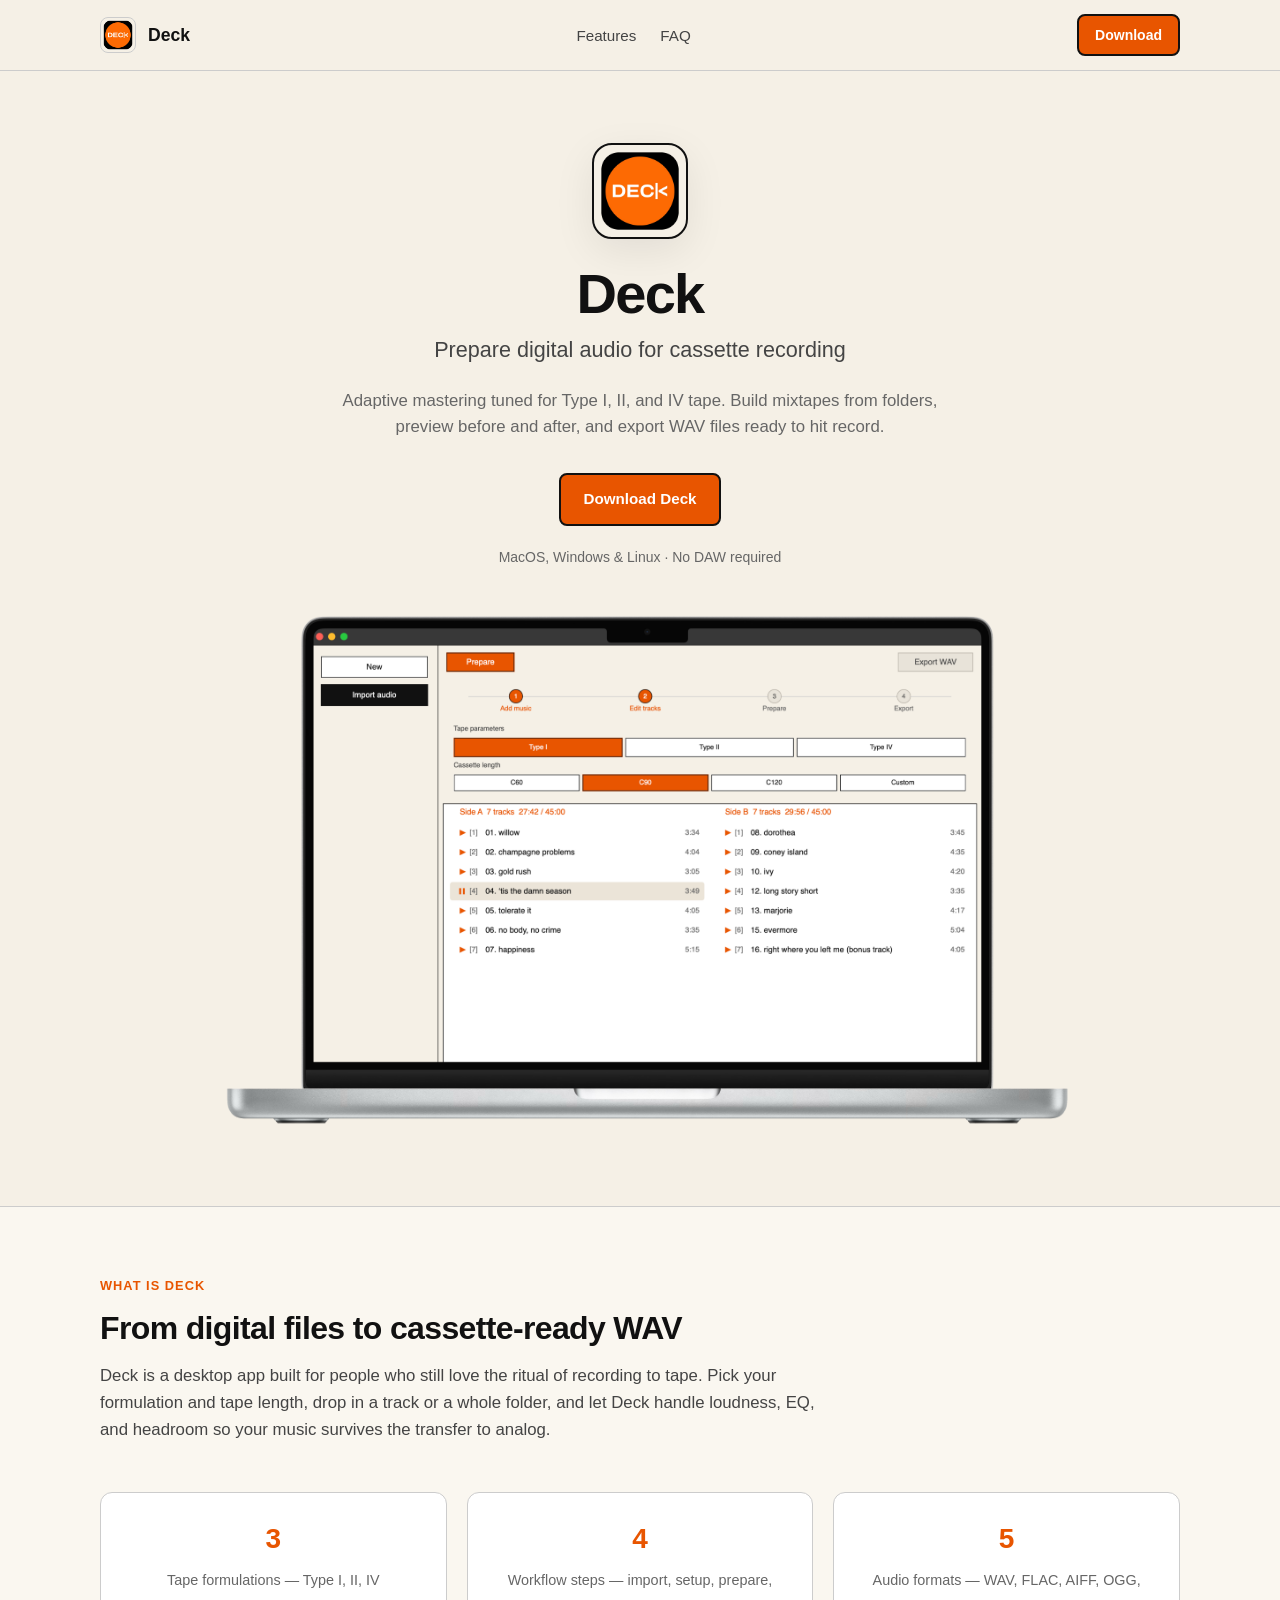
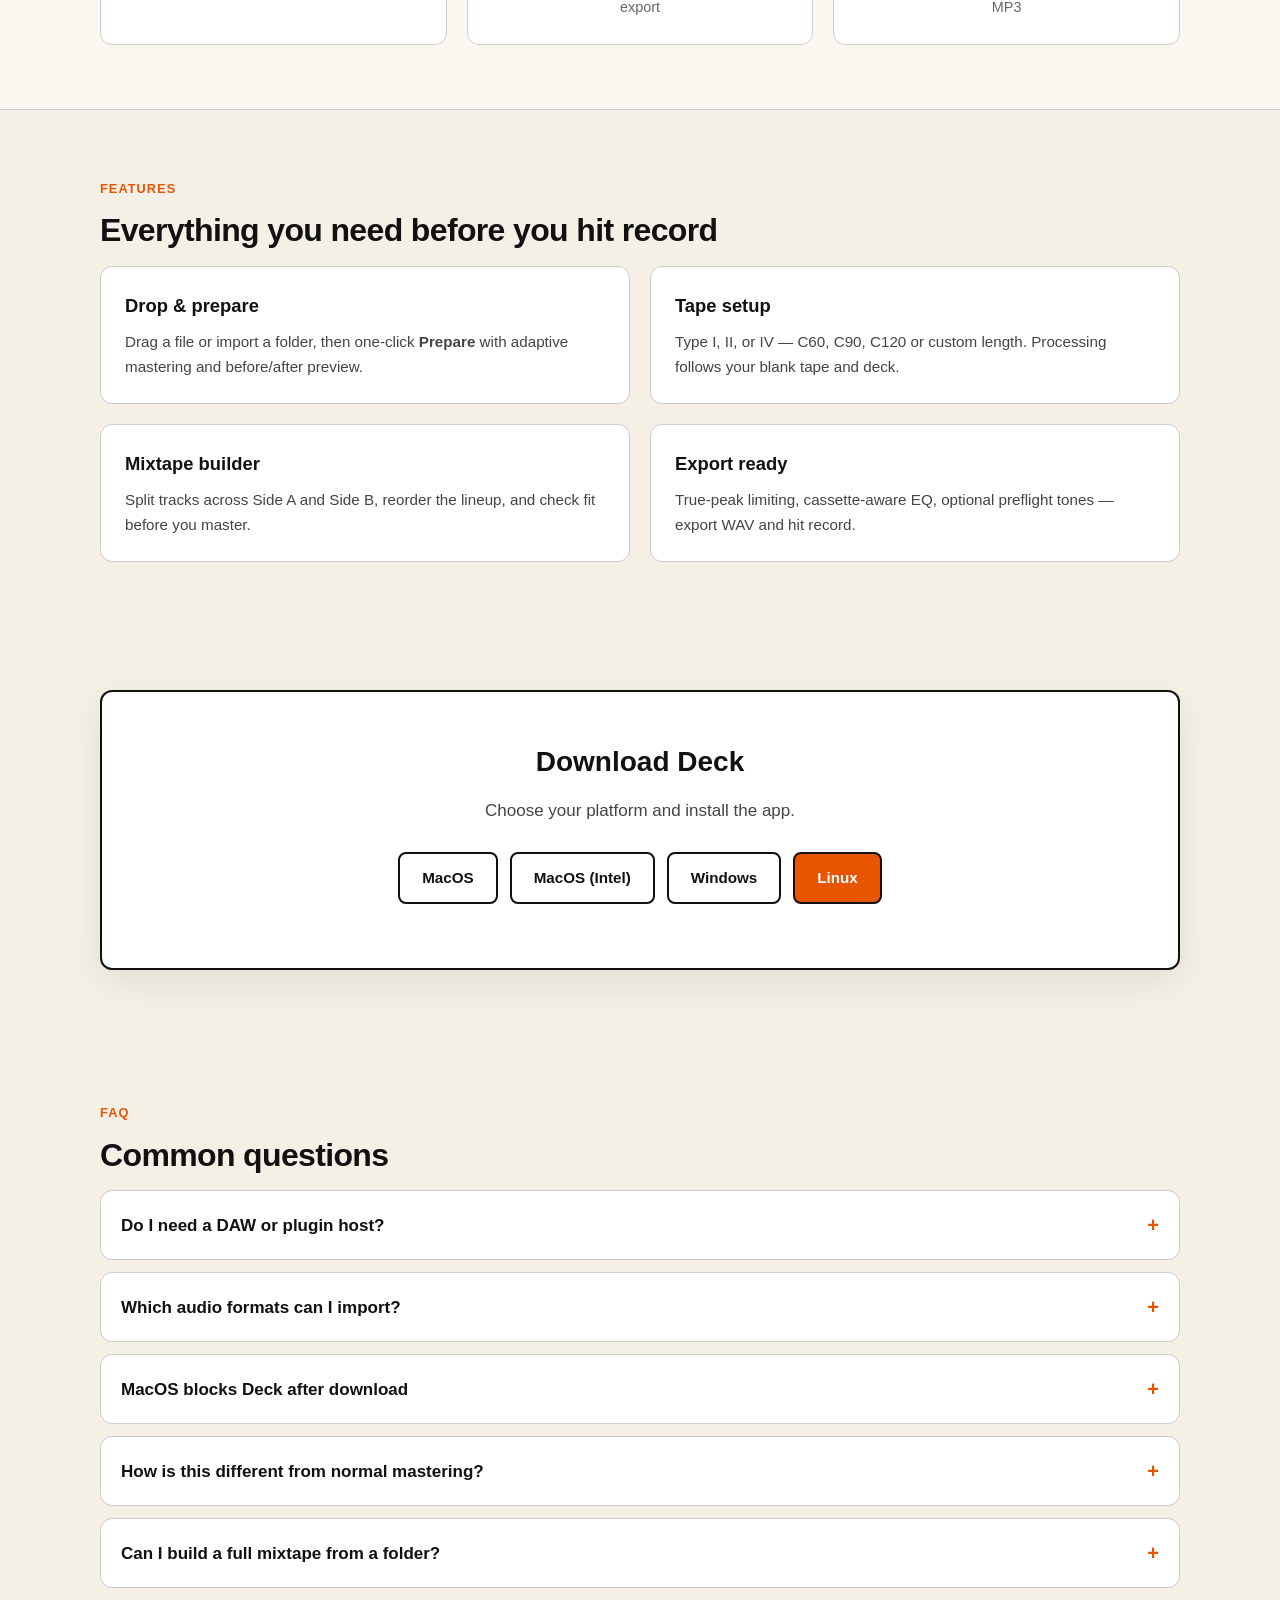
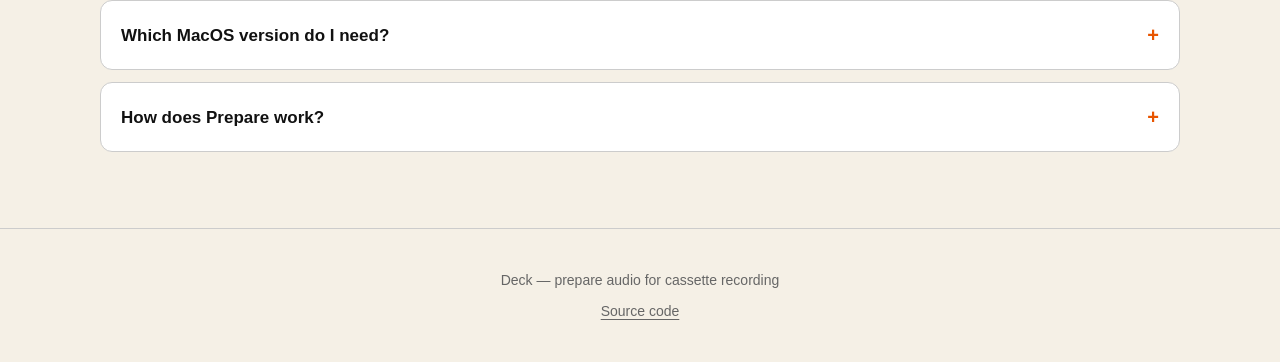
<file: docs/index.html>
<!DOCTYPE html>
<html lang="en">
<head>
  <meta charset="utf-8">
  <meta name="viewport" content="width=device-width, initial-scale=1">
  <title>Deck — Prepare audio for cassette recording</title>
  <meta name="description" content="Deck is a desktop app for cassette-aware mastering. Import tracks, choose tape type and length, preview before and after, export WAV ready to record.">
  <meta name="theme-color" content="#e85500">
  <link rel="icon" href="assets/app-icon.png" type="image/png">
  <link rel="stylesheet" href="style.css">
</head>
<body>

  <header class="site-nav">
    <div class="container">
      <a class="brand" href="#top">
        <img src="assets/app-icon.png" alt="" width="36" height="36">
        Deck
      </a>
      <ul class="nav-links">
        <li><a href="#features" data-i18n="nav.features">Features</a></li>
        <li><a href="#faq" data-i18n="nav.faq">FAQ</a></li>
      </ul>
      <div class="nav-actions">
        <a class="btn btn-primary btn-small" href="#download" data-i18n="btn.download">Download</a>
      </div>
    </div>
  </header>

  <main id="top">

    <section class="hero">
      <div class="container">
        <img class="hero-icon" src="assets/app-icon.png" alt="Deck app icon" width="96" height="96">
        <h1>Deck</h1>
        <p class="tagline" data-i18n="hero.tagline">Prepare digital audio for cassette recording</p>
        <p class="lead" data-i18n="hero.lead">
          Adaptive mastering tuned for Type I, II, and IV tape. Build mixtapes from folders,
          preview before and after, and export WAV files ready to hit record.
        </p>
        <div class="hero-cta">
          <a class="btn btn-primary" href="#download" data-i18n="btn.downloadDeck">Download Deck</a>
        </div>
        <p class="hero-meta" data-i18n="hero.meta">MacOS, Windows &amp; Linux · No DAW required</p>
        <figure class="hero-shot">
          <img src="assets/mock-2.png" alt="Deck on MacBook — mixtape editor with Side A and Side B track lists, tape parameters, and wizard steps" width="3985" height="2456" loading="eager">
        </figure>
      </div>
    </section>

    <section class="panel" id="about">
      <div class="container">
        <span class="section-label" data-i18n="about.label">What is Deck</span>
        <h2 class="section-title" data-i18n="about.title">From digital files to cassette-ready WAV</h2>
        <p class="section-intro" data-i18n="about.intro">
          Deck is a desktop app built for people who still love the ritual of recording to tape.
          Pick your formulation and tape length, drop in a track or a whole folder, and let Deck
          handle loudness, EQ, and headroom so your music survives the transfer to analog.
        </p>
        <div class="stats">
          <div class="stat-card">
            <strong>3</strong>
            <span data-i18n="stats.tape">Tape formulations — Type I, II, IV</span>
          </div>
          <div class="stat-card">
            <strong>4</strong>
            <span data-i18n="stats.workflow">Workflow steps — import, setup, prepare, export</span>
          </div>
          <div class="stat-card">
            <strong>5</strong>
            <span data-i18n="stats.formats">Audio formats — WAV, FLAC, AIFF, OGG, MP3</span>
          </div>
        </div>
      </div>
    </section>

    <section id="features">
      <div class="container">
        <span class="section-label" data-i18n="features.label">Features</span>
        <h2 class="section-title" data-i18n="features.title">Everything you need before you hit record</h2>

        <div class="feature-grid">
          <article class="feature-card">
            <h3 data-i18n="features.card1.title">Drop &amp; prepare</h3>
            <p data-i18n="features.card1.text">Drag a file or import a folder, then one-click <strong>Prepare</strong> with adaptive mastering and before/after preview.</p>
          </article>
          <article class="feature-card">
            <h3 data-i18n="features.card2.title">Tape setup</h3>
            <p data-i18n="features.card2.text">Type I, II, or IV — C60, C90, C120 or custom length. Processing follows your blank tape and deck.</p>
          </article>
          <article class="feature-card">
            <h3 data-i18n="features.card3.title">Mixtape builder</h3>
            <p data-i18n="features.card3.text">Split tracks across Side A and Side B, reorder the lineup, and check fit before you master.</p>
          </article>
          <article class="feature-card">
            <h3 data-i18n="features.card4.title">Export ready</h3>
            <p data-i18n="features.card4.text">True-peak limiting, cassette-aware EQ, optional preflight tones — export WAV and hit record.</p>
          </article>
        </div>
      </div>
    </section>

    <section id="download">
      <div class="container">
        <div class="download-cta">
          <h2 data-i18n="download.title">Download Deck</h2>
          <p data-i18n="download.text">Choose your platform and install the app.</p>
          <div class="download-buttons">
            <a class="btn btn-primary" href="assets/Deck-macOS.zip" download data-platform="macos" data-i18n="download.macos">MacOS</a>
            <a class="btn btn-secondary" href="downloads/Deck-macOS-Mojave-latest.zip" download data-platform="macos-legacy" data-i18n="download.macosLegacy">MacOS (Intel)</a>
            <a class="btn btn-secondary" href="downloads/Deck-Windows-latest.zip" download data-platform="windows" data-i18n="download.windows">Windows</a>
            <a class="btn btn-secondary" href="downloads/Deck-Linux-latest.tar.gz" download data-platform="linux" data-i18n="download.linux">Linux</a>
          </div>
        </div>
      </div>
    </section>

    <section id="faq">
      <div class="container">
        <span class="section-label">FAQ</span>
        <h2 class="section-title" data-i18n="faq.title">Common questions</h2>
        <div class="faq-list">

          <details class="faq-item">
            <summary data-i18n="faq.q1">Do I need a DAW or plugin host?</summary>
            <div class="faq-answer">
              <p data-i18n="faq.a1">No. Deck is a standalone desktop application. Import audio, prepare it, and export WAV — all in one window.</p>
            </div>
          </details>

          <details class="faq-item">
            <summary data-i18n="faq.q2">Which audio formats can I import?</summary>
            <div class="faq-answer">
              <p data-i18n="faq.a2">WAV, FLAC, AIFF, OGG, and MP3. Export is WAV.</p>
            </div>
          </details>

          <details class="faq-item">
            <summary data-i18n="faq.q3">MacOS blocks Deck after download</summary>
            <div class="faq-answer" data-i18n="faq.a3"></div>
          </details>

          <details class="faq-item">
            <summary data-i18n="faq.q4">How is this different from normal mastering?</summary>
            <div class="faq-answer">
              <p data-i18n="faq.a4">Deck targets cassette transfer: tape formulation profiles, HF headroom, true-peak limiting, and optional tape-aware saturation — so your digital master survives recording to analog and playback on a deck or walkman.</p>
            </div>
          </details>

          <details class="faq-item">
            <summary data-i18n="faq.q5">Can I build a full mixtape from a folder?</summary>
            <div class="faq-answer">
              <p data-i18n="faq.a5">Yes. Import a folder, arrange tracks in the editor, check whether everything fits your tape length, then prepare and export.</p>
            </div>
          </details>

          <details class="faq-item">
            <summary data-i18n="faq.q7">Which MacOS version do I need?</summary>
            <div class="faq-answer" data-i18n="faq.a7"></div>
          </details>

          <details class="faq-item">
            <summary data-i18n="faq.q6">How does Prepare work?</summary>
            <div class="faq-answer" data-i18n="faq.a6"></div>
          </details>

        </div>
      </div>
    </section>

  </main>

  <footer class="site-footer">
    <div class="container">
      <p data-i18n="footer.text">Deck — prepare audio for cassette recording</p>
      <p class="footer-links">
        <a href="https://github.com/DenisPopkov/Deck" data-i18n="footer.source">Source code</a>
      </p>
    </div>
  </footer>

  <script>
    (function () {
      const i18n = {
        en: {
          "nav.features": "Features",
          "nav.faq": "FAQ",
          "btn.download": "Download",
          "btn.downloadDeck": "Download Deck",
          "hero.tagline": "Prepare digital audio for cassette recording",
          "hero.lead": "Adaptive mastering tuned for Type I, II, and IV tape. Build mixtapes from folders, preview before and after, and export WAV files ready to hit record.",
          "hero.meta": "MacOS, Windows & Linux · No DAW required",
          "about.label": "What is Deck",
          "about.title": "From digital files to cassette-ready WAV",
          "about.intro": "Deck is a desktop app built for people who still love the ritual of recording to tape. Pick your formulation and tape length, drop in a track or a whole folder, and let Deck handle loudness, EQ, and headroom so your music survives the transfer to analog.",
          "stats.tape": "Tape formulations — Type I, II, IV",
          "stats.workflow": "Workflow steps — import, setup, prepare, export",
          "stats.formats": "Audio formats — WAV, FLAC, AIFF, OGG, MP3",
          "features.label": "Features",
          "features.title": "Everything you need before you hit record",
          "features.card1.title": "Drop & prepare",
          "features.card1.text": "Drag a file or import a folder, then one-click <strong>Prepare</strong> with adaptive mastering and before/after preview.",
          "features.card2.title": "Tape setup",
          "features.card2.text": "Type I, II, or IV — C60, C90, C120 or custom length. Processing follows your blank tape and deck.",
          "features.card3.title": "Mixtape builder",
          "features.card3.text": "Split tracks across Side A and Side B, reorder the lineup, and check fit before you master.",
          "features.card4.title": "Export ready",
          "features.card4.text": "True-peak limiting, cassette-aware EQ, optional preflight tones — export WAV and hit record.",
          "download.title": "Download Deck",
          "download.text": "Choose your platform and install the app.",
          "download.macos": "MacOS",
          "download.macosLegacy": "MacOS (Intel)",
          "download.windows": "Windows",
          "download.linux": "Linux",
          "faq.title": "Common questions",
          "faq.q1": "Do I need a DAW or plugin host?",
          "faq.a1": "No. Deck is a standalone desktop application. Import audio, prepare it, and export WAV — all in one window.",
          "faq.q2": "Which audio formats can I import?",
          "faq.a2": "WAV, FLAC, AIFF, OGG, and MP3. Export is WAV.",
          "faq.q3": "MacOS blocks Deck after download",
          "faq.a3": "<p>Release builds are not notarized yet. Safari may show <strong>damaged</strong> or <strong>unidentified developer</strong> — the app is fine.</p><p><strong>Option 1:</strong> Right-click <strong>Deck.app</strong> → <strong>Open</strong> → confirm. Usually once is enough.</p><p><strong>Option 2:</strong> In Terminal, remove the download quarantine flag:</p><p><code>xattr -cr /path/to/Deck.app</code></p><p>Then open the app normally.</p>",
          "faq.q4": "How is this different from normal mastering?",
          "faq.a4": "Deck targets cassette transfer: tape formulation profiles, HF headroom, true-peak limiting, and optional tape-aware saturation — so your digital master survives recording to analog and playback on a deck or walkman.",
          "faq.q5": "Can I build a full mixtape from a folder?",
          "faq.a5": "Yes. Import a folder, arrange tracks in the editor, check whether everything fits your tape length, then prepare and export.",
          "faq.q6": "How does Prepare work?",
          "faq.a6": "<p><strong>Track analysis.</strong> Deck measures integrated LUFS, true peak, HF energy, roughness and sharpness, bass stereo correlation, clipping, and dynamic range.</p><p><strong>Auto strategy.</strong> Clean, deck-friendly material mostly gets level adjustment and true-peak limiting. Loud, bright, or aggressive tracks get full tape prep: HF tamer, de-esser, and sometimes soft saturation (depends on Type I / II / IV).</p><p><strong>Sibilants (s / sh / ch).</strong> If the top end is too harsh for tape, Prepare softens it with HF tamer (~4.5–14&nbsp;kHz) and a psychoacoustic de-esser on rough bands (~1.8–14&nbsp;kHz, up to ~4.5&nbsp;dB). This is not a vocal de-esser — the goal is to stop harsh highs from biting on cassette, not to remove all sibilance. Already-clean tracks skip this step.</p><p><strong>Typical processing chain:</strong></p><ul><li>Gain to match the tape profile (LUFS + peak ceiling for Type I / II / IV)</li><li>Infra HPF and LF stereo tightening so bass stays stable on tape</li><li>HF tamer + de-esser on bright material</li><li>Record-side HF pre-emphasis to compensate treble loss when recording to cassette</li><li>True-peak limiter and final loudness check</li></ul>",
          "faq.q7": "Which MacOS version do I need?",
          "faq.a7": "<p><strong>Apple Silicon (M1 and newer):</strong> macOS 11 Big Sur or newer — use the main MacOS download.</p><p><strong>Intel Mac on Mojave 10.14.6 or Catalina:</strong> use <strong>MacOS (Intel)</strong>. That build is x86_64 only and does not run on Apple Silicon.</p>",
          "footer.text": "Deck — prepare audio for cassette recording",
          "footer.source": "Source code"
        },
        ru: {
          "nav.features": "Возможности",
          "nav.faq": "FAQ",
          "btn.download": "Скачать",
          "btn.downloadDeck": "Скачать Deck",
          "hero.tagline": "Подготовка цифрового аудио для записи на кассету",
          "hero.lead": "Адаптивный мастеринг под ленту Type I, II и IV. Собирайте микстейпы из папок, слушайте до и после обработки и экспортируйте WAV, готовый к записи.",
          "hero.meta": "MacOS, Windows и Linux · Без DAW",
          "about.label": "Что такое Deck",
          "about.title": "От цифровых файлов к WAV для кассеты",
          "about.intro": "Deck — это десктопное приложение для тех, кто любит ритуал записи на кассету. Выберите тип ленты и длительность, добавьте трек или целую папку, а Deck настроит loudness, EQ и headroom, чтобы музыка корректно легла на аналог.",
          "stats.tape": "Типы лент — Type I, II, IV",
          "stats.workflow": "Шагов в процессе — импорт, настройка, подготовка, экспорт",
          "stats.formats": "Форматы аудио — WAV, FLAC, AIFF, OGG, MP3",
          "features.label": "Возможности",
          "features.title": "Все, что нужно перед нажатием Record",
          "features.card1.title": "Импорт и подготовка",
          "features.card1.text": "Перетащите файл или импортируйте папку, затем в один клик <strong>Prepare</strong> с адаптивным мастерингом и сравнением до/после.",
          "features.card2.title": "Настройка ленты",
          "features.card2.text": "Type I, II или IV — C60, C90, C120 или своя длительность. Обработка подстраивается под вашу ленту и деку.",
          "features.card3.title": "Mixtape Builder",
          "features.card3.text": "Разложите треки по Side A и Side B, поменяйте порядок и проверьте, помещается ли все до мастеринга.",
          "features.card4.title": "Готово к экспорту",
          "features.card4.text": "True-peak лимитер, cassette-aware EQ, опциональные preflight-тоны — экспортируйте WAV и записывайте.",
          "download.title": "Скачать Deck",
          "download.text": "Выберите платформу и установите приложение.",
          "download.macos": "MacOS",
          "download.macosLegacy": "MacOS (Intel)",
          "download.windows": "Windows",
          "download.linux": "Linux",
          "faq.title": "Частые вопросы",
          "faq.q1": "Нужен ли DAW или плагин-хост?",
          "faq.a1": "Нет. Deck — это отдельное десктопное приложение. Импортируете аудио, подготавливаете и экспортируете WAV в одном окне.",
          "faq.q2": "Какие форматы можно импортировать?",
          "faq.a2": "WAV, FLAC, AIFF, OGG и MP3. Экспорт — в WAV.",
          "faq.q3": "MacOS не даёт открыть Deck после скачивания",
          "faq.a3": "<p>Релизные сборки пока без notarization. Safari может писать <strong>повреждено</strong> или <strong>неизвестный разработчик</strong> — с приложением всё в порядке.</p><p><strong>Вариант 1:</strong> ПКМ на <strong>Deck.app</strong> → <strong>Открыть</strong> → подтвердить. Обычно достаточно один раз.</p><p><strong>Вариант 2:</strong> В Терминале снять карантин загрузки:</p><p><code>xattr -cr /путь/к/Deck.app</code></p><p>После этого открывайте как обычно.</p>",
          "faq.q4": "Чем это отличается от обычного мастеринга?",
          "faq.a4": "Deck ориентирован на кассетный перенос: профили типа ленты, HF headroom, true-peak лимитирование и опциональная tape-aware сатурация — чтобы мастер корректно звучал после записи на аналог.",
          "faq.q5": "Можно собрать целый микстейп из папки?",
          "faq.a5": "Да. Импортируйте папку, разложите треки в редакторе, проверьте длину под кассету, затем подготовьте и экспортируйте.",
          "faq.q6": "Как работает Prepare?",
          "faq.a6": "<p><strong>Анализ трека.</strong> Считаются integrated LUFS, true peak, ВЧ-энергия, резкость и roughness, стерео-корреляция в басу, клиппинг и динамический диапазон.</p><p><strong>Автовыбор стратегии.</strong> Уже «чистый» материал в основном получает подгонку уровня и true-peak лимитер. Громкий, яркий или агрессивный трек идёт в tape prep: HF tamer, de-esser, иногда мягкая сатурация (зависит от Type I / II / IV).</p><p><strong>Сибилянты («с», «ш», «ч»).</strong> Если верх слишком резкий для ленты, Prepare приглушает его: HF tamer (~4.5–14&nbsp;kHz) и точечный de-esser на жёстких полосах (~1.8–14&nbsp;kHz, до ~4.5&nbsp;dB). Это не вокальный de-esser — цель в том, чтобы «с/ш/ч» не резали на кассете, а не убрать их полностью. Уже чистые треки этот шаг пропускают.</p><p><strong>Типичная цепочка обработки:</strong></p><ul><li>Подгонка громкости под профиль ленты (LUFS + peak ceiling под Type I / II / IV)</li><li>HPF инфразвука и сужение стерео в НЧ, чтобы бас не «разваливался» на ленте</li><li>HF tamer + de-esser на ярком материале</li><li>Record-side HF pre-emphasis — компенсация потери верха при записи на кассету</li><li>True-peak limiter и финальная проверка loudness</li></ul>",
          "faq.q7": "Какая версия MacOS нужна?",
          "faq.a7": "<p><strong>Apple Silicon (M1 и новее):</strong> macOS 11 Big Sur или новее — скачивайте основную сборку MacOS.</p><p><strong>Intel Mac на Mojave 10.14.6 или Catalina:</strong> используйте <strong>MacOS (Intel)</strong>. Это сборка только x86_64, на Apple Silicon она не запустится.</p>",
          "footer.text": "Deck — подготовка аудио для записи на кассету",
          "footer.source": "Исходники"
        }
      };

      function detectDownloadPlatform() {
        const ua = (navigator.userAgent || "").toLowerCase();
        if (/windows|win32|win64|wow64/.test(ua)) return "windows";
        if (/macintosh|mac os x/.test(ua) && !/iphone|ipad|ipod/.test(ua)) return "macos";
        if (/linux|x11/.test(ua) && !/android/.test(ua)) return "linux";
        return null;
      }

      function highlightDownloadPlatform() {
        const platform = detectDownloadPlatform();
        if (!platform) return;

        document.querySelectorAll(".download-buttons [data-platform]").forEach((btn) => {
          const match = btn.getAttribute("data-platform") === platform;
          btn.classList.toggle("btn-primary", match);
          btn.classList.toggle("btn-secondary", !match);
        });
      }

      function applyLanguage(lang) {
        const dict = i18n[lang] || i18n.en;
        document.documentElement.lang = lang;
        localStorage.setItem("deck_lang", lang);
        const nodes = document.querySelectorAll("[data-i18n]");
        nodes.forEach((node) => {
          const key = node.getAttribute("data-i18n");
          if (dict[key]) {
            node.innerHTML = dict[key];
          }
        });
      }

      function detectLanguage() {
        const saved = localStorage.getItem("deck_lang");
        if (saved === "ru" || saved === "en") {
          return saved;
        }
        const locale = (navigator.language || "en").toLowerCase();
        return locale.startsWith("ru") ? "ru" : "en";
      }

      const currentLang = detectLanguage();
      applyLanguage(currentLang);
      highlightDownloadPlatform();
    })();
  </script>

</body>
</html>
</file>
<file: docs/style.css>
:root {
  --bg: #f5f0e6;
  --panel: #faf7f0;
  --card: #ffffff;
  --border: #111111;
  --border-light: #cccccc;
  --accent: #e85500;
  --accent-muted: #ff7a33;
  --green: #2d6a4f;
  --text: #111111;
  --text-secondary: #444444;
  --text-muted: #666666;
  --sidebar: #ebe4d8;
  --shadow: 0 12px 40px rgba(17, 17, 17, 0.08);
  --radius: 12px;
  --max-width: 1080px;
}

*,
*::before,
*::after {
  box-sizing: border-box;
}

html {
  scroll-behavior: smooth;
}

body {
  margin: 0;
  font-family: -apple-system, BlinkMacSystemFont, "Segoe UI", Roboto, Helvetica, Arial, sans-serif;
  font-size: 17px;
  line-height: 1.6;
  color: var(--text);
  background: var(--bg);
}

img {
  max-width: 100%;
  height: auto;
  display: block;
}

a {
  color: var(--accent);
  text-decoration-thickness: 1px;
  text-underline-offset: 3px;
}

a:hover {
  color: var(--accent-muted);
}

code {
  font-family: ui-monospace, SFMono-Regular, "SF Mono", Menlo, Consolas, monospace;
  font-size: 0.88em;
  background: var(--sidebar);
  padding: 2px 6px;
  border-radius: 4px;
  border: 1px solid var(--border-light);
}

.container {
  width: min(var(--max-width), calc(100% - 48px));
  margin-inline: auto;
}

/* Nav */

.site-nav {
  position: sticky;
  top: 0;
  z-index: 100;
  background: rgba(245, 240, 230, 0.92);
  backdrop-filter: blur(10px);
  border-bottom: 1px solid var(--border-light);
}

.site-nav .container {
  display: flex;
  align-items: center;
  justify-content: space-between;
  gap: 24px;
  padding-block: 14px;
}

.brand {
  display: flex;
  align-items: center;
  gap: 12px;
  color: var(--text);
  text-decoration: none;
  font-weight: 700;
  font-size: 1.1rem;
}

.brand img {
  width: 36px;
  height: 36px;
  border-radius: 8px;
  border: 1px solid var(--border-light);
}

.nav-links {
  display: flex;
  align-items: center;
  gap: 24px;
  list-style: none;
  margin: 0;
  padding: 0;
}

.nav-links a {
  color: var(--text-secondary);
  text-decoration: none;
  font-size: 0.95rem;
}

.nav-links a:hover {
  color: var(--text);
}

.nav-actions {
  display: flex;
  align-items: center;
  gap: 10px;
}

/* Buttons */

.btn {
  display: inline-flex;
  align-items: center;
  justify-content: center;
  gap: 8px;
  padding: 12px 22px;
  border-radius: 8px;
  font-size: 0.95rem;
  font-weight: 600;
  text-decoration: none;
  border: 2px solid transparent;
  cursor: pointer;
  transition: transform 0.15s ease, background 0.15s ease, border-color 0.15s ease;
}

.btn:hover {
  transform: translateY(-1px);
}

.btn-primary {
  background: var(--accent);
  color: #fff;
  border-color: var(--border);
}

.btn-primary:hover {
  background: var(--accent-muted);
  color: #fff;
}

.btn-secondary {
  background: var(--card);
  color: var(--text);
  border-color: var(--border);
}

.btn-secondary:hover {
  background: var(--panel);
  color: var(--text);
}

.btn-small {
  padding: 8px 16px;
  font-size: 0.875rem;
}

/* Hero */

.hero {
  padding: 72px 0 56px;
  text-align: center;
}

.hero-icon {
  width: 96px;
  height: 96px;
  margin: 0 auto 24px;
  border-radius: 20px;
  border: 2px solid var(--border);
  box-shadow: var(--shadow);
}

.hero h1 {
  margin: 0 0 8px;
  font-size: clamp(2.5rem, 6vw, 3.5rem);
  letter-spacing: -0.03em;
  line-height: 1.1;
}

.hero .tagline {
  margin: 0 0 20px;
  font-size: clamp(1.1rem, 2.5vw, 1.35rem);
  color: var(--text-secondary);
  font-weight: 500;
}

.hero .lead {
  max-width: 640px;
  margin: 0 auto 32px;
  color: var(--text-muted);
  font-size: 1.05rem;
}

.hero-cta {
  display: flex;
  flex-wrap: wrap;
  gap: 12px;
  justify-content: center;
}

.hero-meta {
  margin-top: 20px;
  font-size: 0.875rem;
  color: var(--text-muted);
}

.hero-shot {
  margin: 40px auto 0;
  max-width: 920px;
}

.hero-shot img {
  width: 100%;
  max-width: 880px;
  height: auto;
  margin-inline: auto;
}

/* Sections */

section {
  padding: 64px 0;
}

.section-label {
  display: inline-block;
  margin-bottom: 12px;
  font-size: 0.8rem;
  font-weight: 700;
  letter-spacing: 0.08em;
  text-transform: uppercase;
  color: var(--accent);
}

.section-title {
  margin: 0 0 16px;
  font-size: clamp(1.6rem, 3vw, 2rem);
  letter-spacing: -0.02em;
  line-height: 1.2;
}

.section-intro {
  margin: 0 0 48px;
  max-width: 720px;
  color: var(--text-secondary);
  font-size: 1.05rem;
}

.panel {
  background: var(--panel);
  border-top: 1px solid var(--border-light);
  border-bottom: 1px solid var(--border-light);
}

/* Feature grid */

.feature-grid {
  display: grid;
  grid-template-columns: repeat(2, 1fr);
  gap: 20px;
}

.feature-card {
  background: var(--card);
  border: 1px solid var(--border-light);
  border-radius: var(--radius);
  padding: 24px;
}

.feature-card h3 {
  margin: 0 0 10px;
  font-size: 1.15rem;
}

.feature-card p {
  margin: 0;
  color: var(--text-secondary);
  font-size: 0.95rem;
}

/* Legacy feature rows (unused) */

.feature {
  display: grid;
  grid-template-columns: 1fr 1fr;
  gap: 48px;
  align-items: center;
  margin-bottom: 72px;
}

.feature:last-child {
  margin-bottom: 0;
}

.feature.reverse .feature-copy {
  order: 2;
}

.feature.reverse .feature-visual {
  order: 1;
}

.feature h3 {
  margin: 0 0 12px;
  font-size: 1.5rem;
  letter-spacing: -0.02em;
}

.feature p {
  margin: 0 0 20px;
  color: var(--text-secondary);
}

.feature-list {
  margin: 0;
  padding: 0;
  list-style: none;
}

.feature-list li {
  position: relative;
  padding-left: 28px;
  margin-bottom: 12px;
  color: var(--text-secondary);
}

.feature-list li::before {
  content: "";
  position: absolute;
  left: 0;
  top: 0.55em;
  width: 10px;
  height: 10px;
  border-radius: 50%;
  background: var(--accent);
  border: 1px solid var(--border);
}

/* Screenshot frames */

.visual-frame {
  background: var(--card);
  border: 2px solid var(--border);
  border-radius: var(--radius);
  box-shadow: var(--shadow);
  overflow: hidden;
}

.visual-frame img {
  width: 100%;
  height: auto;
  display: block;
  vertical-align: middle;
}

.visual-frame .frame-bar {
  display: flex;
  align-items: center;
  gap: 6px;
  padding: 10px 14px;
  background: var(--sidebar);
  border-bottom: 1px solid var(--border-light);
}

.visual-frame .dot {
  width: 10px;
  height: 10px;
  border-radius: 50%;
  background: var(--border-light);
  border: 1px solid var(--border);
}

.visual-frame .frame-body {
  flex: 1;
  display: flex;
  align-items: center;
  justify-content: center;
  padding: 24px;
  background:
    linear-gradient(135deg, var(--panel) 0%, var(--bg) 100%);
  text-align: center;
}

.visual-frame .frame-caption {
  font-size: 0.85rem;
  color: var(--text-muted);
  max-width: 240px;
}

/* Stats */

.stats {
  display: grid;
  grid-template-columns: repeat(3, 1fr);
  gap: 20px;
  margin-top: 48px;
}

.stat-card {
  background: var(--card);
  border: 1px solid var(--border-light);
  border-radius: var(--radius);
  padding: 24px;
  text-align: center;
}

.stat-card strong {
  display: block;
  font-size: 1.75rem;
  margin-bottom: 4px;
  color: var(--accent);
}

.stat-card span {
  font-size: 0.9rem;
  color: var(--text-muted);
}

/* Download CTA */

.download-cta {
  text-align: center;
  background: var(--card);
  border: 2px solid var(--border);
  border-radius: var(--radius);
  padding: 48px 32px;
  box-shadow: var(--shadow);
}

.download-cta h2 {
  margin: 0 0 12px;
  font-size: 1.75rem;
}

.download-cta p {
  margin: 0 0 28px;
  color: var(--text-secondary);
  max-width: 520px;
  margin-inline: auto;
}

.download-buttons {
  display: flex;
  flex-wrap: wrap;
  gap: 12px;
  justify-content: center;
  margin-bottom: 16px;
}

/* FAQ */

.faq-list {
  max-width: none;
  width: 100%;
  margin: 0;
}

.faq-item {
  background: var(--card);
  border: 1px solid var(--border-light);
  border-radius: var(--radius);
  margin-bottom: 12px;
  overflow: hidden;
}

.faq-item[open] {
  border-color: var(--border);
}

.faq-item summary {
  padding: 18px 20px;
  font-weight: 600;
  cursor: pointer;
  list-style: none;
  display: flex;
  align-items: center;
  justify-content: space-between;
  gap: 16px;
}

.faq-item summary::-webkit-details-marker {
  display: none;
}

.faq-item summary::after {
  content: "+";
  font-size: 1.25rem;
  color: var(--accent);
  flex-shrink: 0;
}

.faq-item[open] summary::after {
  content: "−";
}

.faq-item .faq-answer {
  padding: 0 20px 18px;
  color: var(--text-secondary);
  font-size: 0.95rem;
}

.faq-item .faq-answer p {
  margin: 0 0 12px;
}

.faq-item .faq-answer p:last-child {
  margin-bottom: 0;
}

.faq-item .faq-answer ul {
  margin: 0 0 4px;
  padding-left: 1.25rem;
}

.faq-item .faq-answer li {
  margin-bottom: 6px;
}

.faq-item .faq-answer li:last-child {
  margin-bottom: 0;
}

.faq-item .faq-answer code {
  display: inline-block;
  margin-top: 4px;
  padding: 4px 8px;
  border-radius: 6px;
  background: var(--surface-muted, #f3f3f3);
  font-size: 0.88em;
}

/* Footer */

.site-footer {
  padding: 40px 0;
  border-top: 1px solid var(--border-light);
  text-align: center;
  color: var(--text-muted);
  font-size: 0.875rem;
}

.site-footer p {
  margin: 0 0 8px;
}

.site-footer .footer-links {
  margin: 0;
}

.site-footer a {
  color: var(--text-muted);
  text-decoration: underline;
  text-underline-offset: 3px;
}

.site-footer a:hover {
  color: var(--accent);
}

/* Responsive */

@media (max-width: 800px) {
  .container {
    width: min(var(--max-width), calc(100% - 32px));
  }

  .nav-links {
    display: none;
  }

  .nav-actions {
    gap: 8px;
  }

  .feature-grid {
    grid-template-columns: 1fr;
  }

  .feature {
    grid-template-columns: 1fr;
    gap: 28px;
    margin-bottom: 56px;
  }

  .feature.reverse .feature-copy,
  .feature.reverse .feature-visual {
    order: unset;
  }

  .stats {
    grid-template-columns: 1fr;
  }

  section {
    padding: 48px 0;
  }
}
</file>
